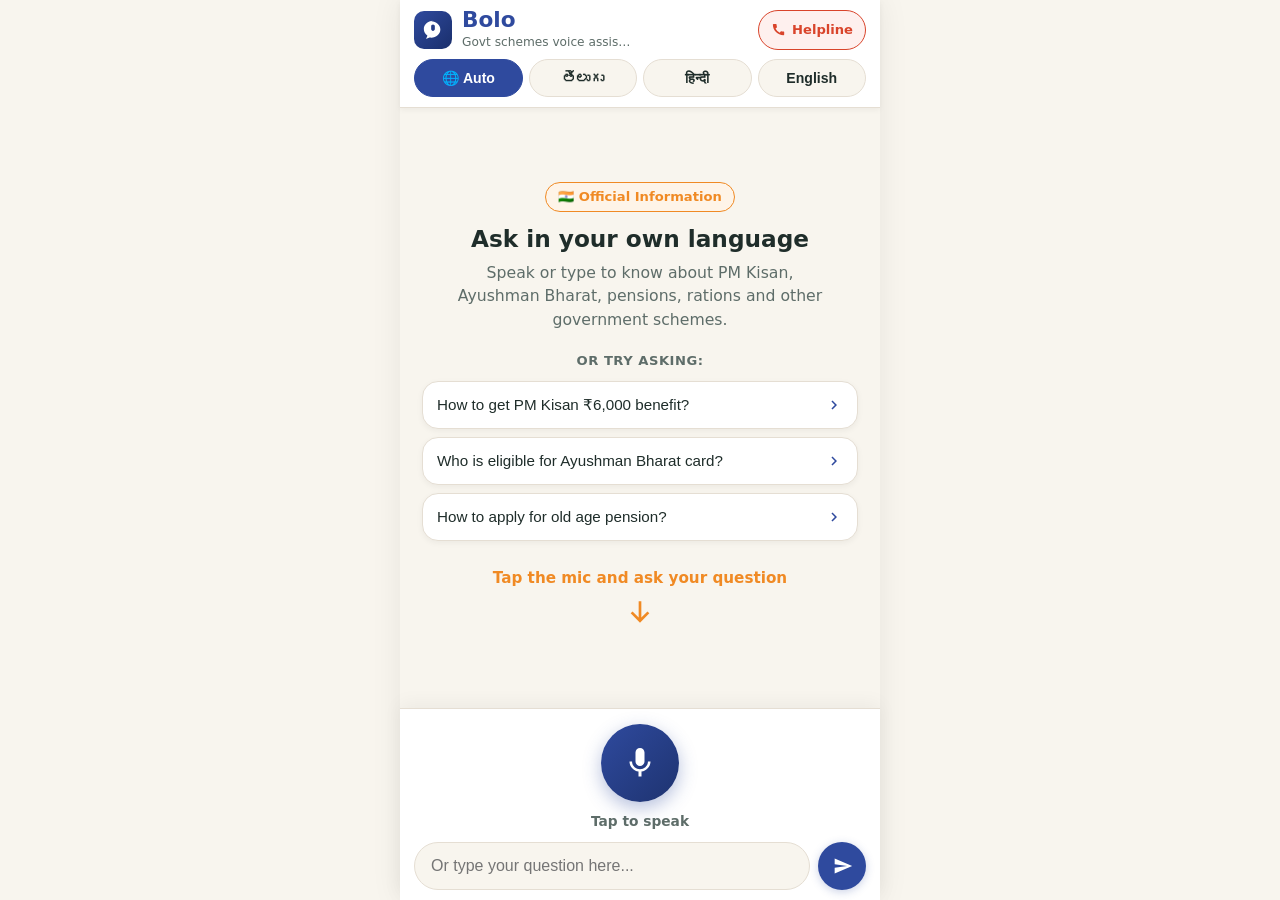
<file: index.html>
<!DOCTYPE html>
<html lang="en">
<head>
  <meta charset="utf-8">
  <meta name="viewport" content="width=device-width, initial-scale=1.0, maximum-scale=5.0, viewport-fit=cover">
  <title>Bolo - Voice Help for Government Services</title>
  <link rel="manifest" href="manifest.json">
  <link rel="icon" type="image/svg+xml" href="icon.svg">
  <link rel="apple-touch-icon" href="icon.svg">
  <meta name="theme-color" content="#2f4a9e">
  <meta name="apple-mobile-web-app-capable" content="yes">
  <meta name="apple-mobile-web-app-status-bar-style" content="default">
  <meta name="apple-mobile-web-app-title" content="Bolo">
  <meta name="description" content="Voice assistant for Indian government schemes in your own language. Free, fast and easy to use.">
  <style>
    :root {
      --primary: #2f4a9e;
      --primary-hover: #243b80;
      --primary-light: #e8edfb;
      --accent: #f08a24;
      --accent-hover: #d97818;
      --accent-light: #fef4e8;
      --listening: #1f8a4c;
      --listening-light: #e8f7ee;
      --danger: #d9442b;
      --danger-light: #fef0ee;
      --bg-page: #f8f5ee;
      --bg-card: #ffffff;
      --bg-user-bubble: #e8edfb;
      --text-main: #1f2d2a;
      --text-muted: #5e6d69;
      --border-color: #e5ded3;
      --shadow-sm: 0 2px 6px rgba(0,0,0,0.05);
      --shadow-md: 0 4px 14px rgba(0,0,0,0.08);
      --radius-sm: 10px;
      --radius-md: 16px;
      --radius-lg: 20px;
      --radius-full: 9999px;
      --safe-top: env(safe-area-inset-top, 0px);
      --safe-bottom: env(safe-area-inset-bottom, 0px);
    }
    @media (prefers-color-scheme: dark) {
      :root {
        --primary: #5c7ee0;
        --primary-hover: #4d6ecf;
        --primary-light: #1b2640;
        --accent: #f89a3c;
        --accent-hover: #e58728;
        --accent-light: #2d2216;
        --listening: #28a75a;
        --listening-light: #12281a;
        --danger: #eb5943;
        --danger-light: #311815;
        --bg-page: #12161f;
        --bg-card: #1c2333;
        --bg-user-bubble: #253350;
        --text-main: #f0f3f8;
        --text-muted: #9aa8bf;
        --border-color: #2b374e;
        --shadow-sm: 0 2px 6px rgba(0,0,0,0.25);
        --shadow-md: 0 4px 14px rgba(0,0,0,0.35);
      }
    }
    *, *::before, *::after { box-sizing: border-box; margin: 0; padding: 0; -webkit-tap-highlight-color: transparent; }
    html, body {
      height: 100%;
      background-color: var(--bg-page);
      color: var(--text-main);
      font-family: system-ui, -apple-system, "Segoe UI", Roboto, "Noto Sans Telugu", "Noto Sans Devanagari", sans-serif;
      font-size: 16px;
      line-height: 1.5;
      overflow: hidden;
    }
    .sr-only { position: absolute; width: 1px; height: 1px; padding: 0; margin: -1px; overflow: hidden; clip: rect(0,0,0,0); border: 0; }
    :focus-visible { outline: 3px solid var(--accent); outline-offset: 2px; }
    #app-container {
      display: flex;
      flex-direction: column;
      height: 100dvh;
      max-width: 480px;
      margin: 0 auto;
      background-color: var(--bg-page);
      position: relative;
      box-shadow: 0 0 30px rgba(0,0,0,0.07);
    }
    .top-bar {
      flex-shrink: 0;
      background-color: var(--bg-card);
      border-bottom: 1px solid var(--border-color);
      padding: calc(var(--safe-top) + 8px) 14px 10px;
      box-shadow: var(--shadow-sm);
      z-index: 30;
    }
    .top-bar-header { display: flex; align-items: center; justify-content: space-between; gap: 12px; margin-bottom: 8px; }
    .brand { display: flex; align-items: center; gap: 10px; text-decoration: none; color: inherit; }
    .brand-logo-wrap {
      width: 38px; height: 38px; border-radius: var(--radius-sm);
      background: linear-gradient(135deg, var(--primary), #1a2f6c);
      display: flex; align-items: center; justify-content: center; flex-shrink: 0;
    }
    .brand-logo-wrap svg { width: 22px; height: 22px; fill: #ffffff; }
    .brand-info { display: flex; flex-direction: column; }
    .brand-title { font-size: 1.35rem; font-weight: 800; color: var(--primary); line-height: 1.15; }
    .brand-subtitle { font-size: 0.76rem; color: var(--text-muted); white-space: nowrap; overflow: hidden; text-overflow: ellipsis; max-width: 170px; }
    .helpline-btn {
      display: inline-flex; align-items: center; gap: 6px;
      background-color: var(--danger-light); color: var(--danger);
      border: 1.5px solid var(--danger); padding: 7px 12px; border-radius: var(--radius-full);
      font-size: 0.82rem; font-weight: 700; text-decoration: none; min-height: 40px; transition: all 0.2s ease; flex-shrink: 0;
    }
    .helpline-btn:hover, .helpline-btn:active { background-color: var(--danger); color: #ffffff; }
    .helpline-btn svg { width: 15px; height: 15px; fill: currentColor; }
    .lang-selector { display: flex; gap: 6px; overflow-x: auto; scrollbar-width: none; }
    .lang-selector::-webkit-scrollbar { display: none; }
    .lang-chip {
      flex: 1; min-width: fit-content; text-align: center; padding: 6px 10px; font-size: 0.88rem; font-weight: 600;
      border-radius: var(--radius-full); border: 1.5px solid var(--border-color); background-color: var(--bg-page);
      color: var(--text-main); cursor: pointer; transition: all 0.2s ease; min-height: 38px;
      display: flex; align-items: center; justify-content: center;
    }
    .lang-chip:hover { border-color: var(--primary); }
    .lang-chip.active { background-color: var(--primary); color: #ffffff; border-color: var(--primary); }
    .offline-banner {
      display: none; background-color: #8f2312; color: #ffffff; padding: 8px 14px;
      font-size: 0.85rem; font-weight: 600; text-align: center; align-items: center; justify-content: center; gap: 6px; z-index: 25;
    }
    .offline-banner.visible { display: flex; }
    .chat-scroll-area {
      flex: 1; overflow-y: auto; padding: 16px 14px; display: flex; flex-direction: column; gap: 16px; scroll-behavior: smooth;
    }
    .empty-state { display: flex; flex-direction: column; align-items: center; justify-content: center; margin: auto 0; padding: 16px 8px; text-align: center; }
    .empty-badge {
      display: inline-flex; align-items: center; gap: 6px; background-color: var(--accent-light); color: var(--accent);
      padding: 4px 12px; border-radius: var(--radius-full); font-size: 0.82rem; font-weight: 700; margin-bottom: 12px; border: 1px solid var(--accent);
    }
    .empty-title { font-size: 1.45rem; font-weight: 800; color: var(--text-main); margin-bottom: 8px; line-height: 1.25; }
    .empty-desc { font-size: 0.98rem; color: var(--text-muted); max-width: 380px; margin-bottom: 20px; }
    .examples-wrap { width: 100%; margin-bottom: 20px; }
    .examples-header { font-size: 0.82rem; font-weight: 700; color: var(--text-muted); text-transform: uppercase; letter-spacing: 0.5px; margin-bottom: 10px; }
    .examples-list { display: flex; flex-direction: column; gap: 8px; width: 100%; }
    .example-chip {
      background-color: var(--bg-card); border: 1.5px solid var(--border-color); border-radius: var(--radius-md);
      padding: 12px 14px; font-size: 0.95rem; font-weight: 500; color: var(--text-main); text-align: left;
      cursor: pointer; display: flex; align-items: center; justify-content: space-between; gap: 10px; min-height: 48px; box-shadow: var(--shadow-sm);
    }
    .example-chip:hover, .example-chip:active { border-color: var(--primary); background-color: var(--primary-light); }
    .example-chip svg { width: 18px; height: 18px; fill: var(--primary); flex-shrink: 0; }
    .mic-pointer { display: flex; flex-direction: column; align-items: center; gap: 6px; color: var(--accent); font-weight: 700; font-size: 0.95rem; margin-top: 6px; }
    .pointer-arrow { animation: bounceArrow 1.5s infinite ease-in-out; }
    .pointer-arrow svg { width: 32px; height: 32px; fill: var(--accent); }
    @keyframes bounceArrow { 0%, 100% { transform: translateY(0); } 50% { transform: translateY(8px); } }
    .bubble-row { display: flex; width: 100%; animation: fadeIn 0.3s ease; }
    .bubble-row.user-row { justify-content: flex-end; }
    .bubble-row.bolo-row { justify-content: flex-start; }
    .bubble { max-width: 88%; padding: 14px 16px; border-radius: var(--radius-lg); position: relative; word-break: break-word; }
    .user-bubble { background-color: var(--bg-user-bubble); color: var(--text-main); border-bottom-right-radius: 4px; box-shadow: var(--shadow-sm); border: 1px solid var(--border-color); }
    .user-bubble .bubble-text { font-size: 1.05rem; font-weight: 500; line-height: 1.45; }
    .user-bubble .bubble-label { font-size: 0.74rem; font-weight: 700; color: var(--primary); text-transform: uppercase; margin-bottom: 4px; letter-spacing: 0.5px; }
    .bolo-bubble { background-color: var(--bg-card); color: var(--text-main); border-bottom-left-radius: 4px; border: 1px solid var(--border-color); box-shadow: var(--shadow-md); }
    .bolo-bubble.fallback-bubble { border: 2px solid var(--accent); background-color: var(--accent-light); }
    .bolo-header { display: flex; align-items: center; gap: 6px; margin-bottom: 6px; }
    .bolo-avatar { width: 22px; height: 22px; border-radius: 50%; background-color: var(--primary); display: flex; align-items: center; justify-content: center; }
    .bolo-avatar svg { width: 13px; height: 13px; fill: #ffffff; }
    .bolo-name { font-size: 0.82rem; font-weight: 700; color: var(--primary); text-transform: uppercase; letter-spacing: 0.5px; }
    .bolo-text { font-size: 1.15rem; line-height: 1.6; color: var(--text-main); margin-bottom: 12px; font-weight: 400; white-space: pre-line; }
    .bolo-actions { display: flex; flex-wrap: wrap; align-items: center; gap: 8px; margin-top: 6px; padding-top: 10px; border-top: 1px dashed var(--border-color); }
    .listen-btn {
      display: inline-flex; align-items: center; gap: 6px; background-color: var(--primary-light); color: var(--primary);
      border: 1.5px solid var(--primary); border-radius: var(--radius-full); padding: 8px 16px; font-size: 0.95rem; font-weight: 700;
      cursor: pointer; min-height: 48px; min-width: 48px; transition: all 0.2s ease;
    }
    .listen-btn:hover { background-color: var(--primary); color: #ffffff; }
    .listen-btn.speaking { background-color: var(--danger); color: #ffffff; border-color: var(--danger); }
    .listen-btn svg { width: 18px; height: 18px; fill: currentColor; }
    .bubble-helpline-btn {
      display: inline-flex; align-items: center; gap: 6px; background-color: var(--danger); color: #ffffff;
      border: none; border-radius: var(--radius-full); padding: 9px 16px; font-size: 0.95rem; font-weight: 700;
      text-decoration: none; min-height: 48px; transition: all 0.2s ease;
    }
    .bubble-helpline-btn:hover { background-color: #b9321c; }
    .bubble-helpline-btn svg { width: 17px; height: 17px; fill: #ffffff; }
    .sources-box { margin-top: 12px; padding-top: 8px; border-top: 1px solid var(--border-color); display: flex; flex-direction: column; gap: 6px; width: 100%; }
    .sources-title { font-size: 0.78rem; font-weight: 700; color: var(--text-muted); text-transform: uppercase; letter-spacing: 0.5px; }
    .sources-chips { display: flex; flex-wrap: wrap; gap: 6px; }
    .source-chip {
      display: inline-flex; align-items: center; gap: 5px; background-color: var(--bg-page); border: 1px solid var(--border-color);
      border-radius: var(--radius-full); padding: 4px 10px; font-size: 0.82rem; color: var(--primary); text-decoration: none; font-weight: 600;
    }
    .source-chip:hover { text-decoration: underline; }
    .source-chip svg { width: 13px; height: 13px; fill: currentColor; }
    .no-voice-note { font-size: 0.82rem; color: var(--text-muted); font-style: italic; margin-top: 6px; }
    .thinking-bubble { display: flex; align-items: center; gap: 8px; padding: 12px 18px; min-height: 48px; }
    .thinking-dots { display: flex; align-items: center; gap: 5px; }
    .thinking-dots span {
      width: 8px; height: 8px; background-color: var(--primary); border-radius: 50%; animation: bounceDot 1.4s infinite ease-in-out both;
    }
    .thinking-dots span:nth-child(1) { animation-delay: -0.32s; }
    .thinking-dots span:nth-child(2) { animation-delay: -0.16s; }
    @keyframes bounceDot { 0%, 80%, 100% { transform: scale(0); opacity: 0.4; } 40% { transform: scale(1); opacity: 1; } }
    .error-bubble { border: 1.5px solid var(--danger); background-color: var(--danger-light); }
    .try-again-btn {
      display: inline-flex; align-items: center; gap: 6px; background-color: var(--primary); color: #ffffff;
      border: none; border-radius: var(--radius-full); padding: 8px 14px; font-size: 0.88rem; font-weight: 700; cursor: pointer; min-height: 44px;
    }
    .try-again-btn svg { width: 15px; height: 15px; fill: #ffffff; }
    .bottom-dock {
      flex-shrink: 0; background-color: var(--bg-card); border-top: 1px solid var(--border-color);
      padding: 10px 14px calc(var(--safe-bottom) + 10px); box-shadow: 0 -4px 18px rgba(0,0,0,0.05);
      z-index: 30; display: flex; flex-direction: column; align-items: center; gap: 10px;
    }
    .mic-section { display: flex; flex-direction: column; align-items: center; justify-content: center; position: relative; width: 100%; }
    .mic-button-wrap { position: relative; display: flex; align-items: center; justify-content: center; width: 88px; height: 88px; }
    .mic-pulse-ring {
      position: absolute; top: 4px; left: 4px; width: 80px; height: 80px; border-radius: 50%; pointer-events: none; opacity: 0; transform: scale(0.9);
    }
    .listening .mic-pulse-ring {
      opacity: 1; border: 3px solid var(--listening); background-color: rgba(31,138,76,0.15); animation: ringPulse 1.4s cubic-bezier(0.2,0.6,0.35,1) infinite;
    }
    @keyframes ringPulse { 0% { transform: scale(1); opacity: 0.9; } 100% { transform: scale(1.6); opacity: 0; } }
    .mic-btn {
      width: 78px; height: 78px; border-radius: 50%; border: none; background: linear-gradient(135deg, var(--primary), #1e3370);
      color: #ffffff; cursor: pointer; display: flex; flex-direction: column; align-items: center; justify-content: center;
      box-shadow: 0 6px 18px rgba(47,74,158,0.35); position: relative; z-index: 2; transition: all 0.25s ease;
    }
    .mic-btn svg { width: 36px; height: 36px; fill: #ffffff; }
    .listening .mic-btn { background: linear-gradient(135deg, var(--listening), #166938); box-shadow: 0 6px 20px rgba(31,138,76,0.45); }
    .audio-waves {
      display: none; align-items: center; justify-content: center; gap: 3px; height: 22px; position: absolute; top: -26px;
      background-color: var(--listening-light); padding: 2px 10px; border-radius: var(--radius-full); border: 1px solid var(--listening);
    }
    .listening .audio-waves { display: flex; }
    .wave-bar { width: 3.5px; height: 6px; background-color: var(--listening); border-radius: 2px; transform-origin: bottom; transition: height 0.08s ease; }
    .mic-status-label { font-size: 0.86rem; font-weight: 700; color: var(--text-muted); margin-top: 4px; text-align: center; min-height: 1.3em; }
    .listening .mic-status-label { color: var(--listening); }
    .dock-form { display: flex; align-items: center; gap: 8px; width: 100%; }
    .text-input {
      flex: 1; height: 48px; padding: 0 16px; font-size: 1rem; border-radius: var(--radius-full);
      border: 1.5px solid var(--border-color); background-color: var(--bg-page); color: var(--text-main); min-width: 0;
    }
    .text-input:focus { outline: none; border-color: var(--primary); background-color: var(--bg-card); }
    .send-btn {
      width: 48px; height: 48px; border-radius: 50%; border: none; background-color: var(--primary); color: #ffffff;
      cursor: pointer; display: flex; align-items: center; justify-content: center; flex-shrink: 0; box-shadow: 0 2px 8px rgba(47,74,158,0.25);
    }
    .send-btn:active { transform: scale(0.95); }
    .send-btn svg { width: 20px; height: 20px; fill: #ffffff; transform: translateX(1px); }
    @keyframes fadeIn { from { opacity: 0; transform: translateY(6px); } to { opacity: 1; transform: translateY(0); } }
    @media (max-height: 700px) {
      .empty-badge { margin-bottom: 4px; padding: 2px 10px; font-size: 0.78rem; }
      .empty-title { font-size: 1.25rem; margin-bottom: 2px; }
      .empty-desc { font-size: 0.86rem; margin-bottom: 8px; }
      .examples-wrap { margin-bottom: 8px; }
      .examples-list { gap: 6px; }
      .example-chip { padding: 6px 12px; font-size: 0.86rem; min-height: 38px; }
      .mic-pointer { margin-top: 2px; font-size: 0.84rem; }
      .pointer-arrow svg { width: 20px; height: 20px; }
      .bottom-dock { padding-top: 4px; gap: 4px; }
      .mic-button-wrap { width: 74px; height: 74px; }
      .mic-btn { width: 72px; height: 72px; }
      .mic-btn svg { width: 32px; height: 32px; }
      .mic-status-label { margin-top: 2px; font-size: 0.8rem; }
      .text-input { height: 44px; }
      .send-btn { width: 44px; height: 44px; }
    }
    @media (prefers-reduced-motion: reduce) {
      *, *::before, *::after { animation-duration: 0.01ms !important; transition-duration: 0.01ms !important; scroll-behavior: auto !important; }
    }
  </style>
</head>
<body>
  <div id="a11y-announcer" class="sr-only" aria-live="polite"></div>
  <div id="app-container">
    <header class="top-bar">
      <div class="top-bar-header">
        <a href="#" class="brand" aria-label="Bolo home">
          <div class="brand-logo-wrap" aria-hidden="true">
            <svg viewBox="0 0 24 24"><path d="M12 2C6.48 2 2 6.03 2 11c0 2.87 1.5 5.43 3.84 7.04-.15.82-.62 2.38-1.58 3.52 0 0 2.12-.22 4.12-1.32.53.11 1.07.17 1.62.17 5.52 0 10-4.03 10-9s-4.48-9-10-9zm0 4c1.1 0 2 .9 2 2v3c0 1.1-.9 2-2 2s-2-.9-2-2V8c0-1.1.9-2 2-2zm3.3 5c0 1.82-1.48 3.3-3.3 3.3S8.7 12.82 8.7 11H7.2c0 2.42 1.81 4.41 4.1 4.75V18h1.4v-2.25c2.29-.34 4.1-2.33 4.1-4.75h-1.5z"/></svg>
          </div>
          <div class="brand-info">
            <h1 class="brand-title" id="ui-brand-title">Bolo</h1>
            <span class="brand-subtitle" id="ui-brand-subtitle">Govt schemes voice assistant</span>
          </div>
        </a>
        <a id="top-helpline-link" class="helpline-btn" href="tel:1800-180-1551" aria-label="Call Helpline">
          <svg viewBox="0 0 24 24" aria-hidden="true"><path d="M20.01 15.38c-1.23 0-2.42-.2-3.53-.56a.977.977 0 0 0-1.01.24l-1.57 1.97c-2.83-1.44-5.15-3.75-6.59-6.59l1.97-1.57c.28-.27.36-.67.25-1.02A11.36 11.36 0 0 1 8.97 3.99c-.06-.56-.54-.99-1.1-.99H4.11c-.61 0-1.11.5-1.11 1.11 0 9.38 7.63 17.01 17.01 17.01.61 0 1.11-.5 1.11-1.11v-3.76c0-.57-.44-1.04-1.01-.87z"/></svg>
          <span id="ui-top-helpline-text">Helpline</span>
        </a>
      </div>
      <nav class="lang-selector" aria-label="Select language" role="radiogroup">
        <button class="lang-chip active" data-lang="auto" role="radio" aria-checked="true" aria-label="Automatic language">🌐 Auto</button>
        <button class="lang-chip" data-lang="te" role="radio" aria-checked="false" aria-label="Telugu">తెలుగు</button>
        <button class="lang-chip" data-lang="hi" role="radio" aria-checked="false" aria-label="Hindi">हिन्दी</button>
        <button class="lang-chip" data-lang="en" role="radio" aria-checked="false" aria-label="English">English</button>
      </nav>
    </header>

    <div id="offline-banner" class="offline-banner" role="status">
      <svg width="18" height="18" viewBox="0 0 24 24" fill="currentColor" aria-hidden="true"><path d="M12 2C6.48 2 2 6.48 2 12s4.48 10 10 10 10-4.48 10-10S17.52 2 12 2zm1 15h-2v-2h2v2zm0-4h-2V7h2v6z"/></svg>
      <span id="ui-offline-text">No internet connection. Please check your network.</span>
    </div>

    <main class="chat-scroll-area" id="chat-area" role="log" aria-live="polite">
      <section class="empty-state" id="empty-state">
        <div class="empty-badge" id="ui-empty-badge">🇮🇳 Official Information</div>
        <h2 class="empty-title" id="ui-welcome-title">Ask in your own language</h2>
        <p class="empty-desc" id="ui-welcome-desc">Speak or type to know about PM Kisan, Ayushman Bharat, pensions, rations and other government schemes.</p>
        <div class="examples-wrap">
          <div class="examples-header" id="ui-examples-header">Or try asking:</div>
          <div class="examples-list" id="examples-container"></div>
        </div>
        <div class="mic-pointer" aria-hidden="true">
          <span id="ui-pointer-text">Tap the mic and ask your question</span>
          <div class="pointer-arrow">
            <svg viewBox="0 0 24 24"><path d="M11 4v12.17l-4.59-4.59L5 13l7 7 7-7-1.41-1.41L13 16.17V4h-2z"/></svg>
          </div>
        </div>
      </section>
    </main>

    <footer class="bottom-dock" id="bottom-dock">
      <div class="mic-section">
        <div class="audio-waves" id="audio-waves" aria-hidden="true">
          <span class="wave-bar" id="wb-1"></span>
          <span class="wave-bar" id="wb-2"></span>
          <span class="wave-bar" id="wb-3"></span>
          <span class="wave-bar" id="wb-4"></span>
          <span class="wave-bar" id="wb-5"></span>
        </div>
        <div class="mic-button-wrap">
          <div class="mic-pulse-ring" aria-hidden="true"></div>
          <button id="mic-btn" class="mic-btn" aria-label="Tap to speak" type="button">
            <svg viewBox="0 0 24 24" id="mic-icon" aria-hidden="true">
              <path d="M12 14c1.66 0 3-1.34 3-3V5c0-1.66-1.34-3-3-3S9 3.34 9 5v6c0 1.66 1.34 3 3 3zm5.3-3c0 3-2.54 5.1-5.3 5.1S6.7 14 6.7 11H5c0 3.41 2.72 6.23 6 6.72V21h2v-3.28c3.28-.48 6-3.3 6-6.72h-1.7z"/>
            </svg>
          </button>
        </div>
        <div id="mic-status-label" class="mic-status-label" aria-live="polite">Tap to speak</div>
      </div>

      <form class="dock-form" id="text-form" action="javascript:void(0);">
        <input type="text" id="text-input" class="text-input" autocomplete="off" placeholder="Or type your question here..." aria-label="Type your question here">
        <button type="submit" id="send-btn" class="send-btn" aria-label="Send question">
          <svg viewBox="0 0 24 24" aria-hidden="true"><path d="M2.01 21L23 12 2.01 3 2 10l15 2-15 2z"/></svg>
        </button>
      </form>
    </footer>
  </div>

  <script>
    const API_BASE = "";   // "" = same server (default). To use a separate backend, set e.g. "https://my-app.ondigitalocean.app"
    const HELPLINE_NUMBER = "1800-180-1551";   // Official Kisan & Citizen Helpline (Toll-Free)

    const PATHS = {
      speaker: "M3 9v6h4l5 5V4L7 9H3zm13.5 3c0-1.77-1.02-3.29-2.5-4.03v8.05c1.48-.73 2.5-2.25 2.5-4.02zM14 3.23v2.06c2.89.86 5 3.54 5 6.71s-2.11 5.85-5 6.71v2.06c4.01-.91 7-4.49 7-8.77s-2.99-7.86-7-8.77z",
      stop: "M6 6h12v12H6z",
      phone: "M20.01 15.38c-1.23 0-2.42-.2-3.53-.56a.977.977 0 0 0-1.01.24l-1.57 1.97c-2.83-1.44-5.15-3.75-6.59-6.59l1.97-1.57c.28-.27.36-.67.25-1.02A11.36 11.36 0 0 1 8.97 3.99c-.06-.56-.54-.99-1.1-.99H4.11c-.61 0-1.11.5-1.11 1.11 0 9.38 7.63 17.01 17.01 17.01.61 0 1.11-.5 1.11-1.11v-3.76c0-.57-.44-1.04-1.01-.87z",
      link: "M3.9 12c0-1.71 1.39-3.1 3.1-3.1h4V7H7c-2.76 0-5 2.24-5 5s2.24 5 5 5h4v-1.9H7c-1.71 0-3.1-1.39-3.1-3.1zM8 13h8v-2H8v2zm9-6h-4v1.9h4c1.71 0 3.1 1.39 3.1 3.1s-1.39 3.1-3.1 3.1h-4V17h4c2.76 0 5-2.24 5-5s-2.24-5-5-5z",
      reload: "M17.65 6.35C16.2 4.9 14.21 4 12 4c-4.42 0-7.99 3.58-7.99 8s3.57 8 7.99 8c3.73 0 6.84-2.55 7.73-6h-2.08c-.82 2.33-3.04 4-5.65 4-3.31 0-6-2.69-6-6s2.69-6 6-6c1.66 0 3.14.69 4.22 1.78L13 11h7V4l-2.35 2.35z",
      arrowRight: "M8.59 16.59L13.17 12 8.59 7.41 10 6l6 6-6 6-1.41-1.41z",
      boloAvatar: "M12 2C6.48 2 2 6.03 2 11c0 2.87 1.5 5.43 3.84 7.04-.15.82-.62 2.38-1.58 3.52 0 0 2.12-.22 4.12-1.32.53.11 1.07.17 1.62.17 5.52 0 10-4.03 10-9s-4.48-9-10-9z"
    };

    function makeSvg(pathData) {
      const svg = document.createElementNS("http://www.w3.org/2000/svg", "svg");
      svg.setAttribute("viewBox", "0 0 24 24");
      svg.setAttribute("aria-hidden", "true");
      const p = document.createElementNS("http://www.w3.org/2000/svg", "path");
      p.setAttribute("d", pathData);
      svg.appendChild(p);
      return svg;
    }

    function elem(tag, cls, txt) {
      const el = document.createElement(tag);
      if (cls) el.className = cls;
      if (txt !== undefined) el.textContent = txt;
      return el;
    }

    const UI_STRINGS = {
      en: {
        appName: "Bolo", tagline: "Govt schemes voice assistant", topHelpline: "Helpline",
        emptyBadge: "🇮🇳 Official Information", welcomeTitle: "Ask in your own language",
        welcomeDesc: "Speak or type to know about PM Kisan, Ayushman Bharat, pensions, rations and other government schemes.",
        examplesHeader: "Or try asking:",
        examples: [
          "How to get PM Kisan ₹6,000 benefit?",
          "Who is eligible for Ayushman Bharat card?",
          "How to apply for old age pension?"
        ],
        pointerText: "Tap the mic and ask your question",
        micIdle: "Tap to speak", micListening: "Listening... tap to stop",
        micThinking: "Finding official information...", micSpeaking: "Speaking answer... tap to stop",
        inputPlaceholder: "Or type your question here...", sendLabel: "Send question",
        youLabel: "You", boloLabel: "Bolo", listenBtn: "Listen", stopBtn: "Stop",
        callHelplineBtn: "Call Helpline (" + HELPLINE_NUMBER + ")", sourceLabel: "Official Scheme Portal",
        noSpeechMsg: "I did not hear anything, please try again.",
        micDeniedMsg: "Microphone permission is blocked. You can still type your question below.",
        networkErrMsg: "Could not connect to the server. Please check your internet and try again.",
        timeoutErrMsg: "The request took too long. Please try again.",
        tryAgainBtn: "Try again", offlineNotice: "No internet connection. Please check your network.",
        noVoiceNote: "Voice not available on this device — answer shown as text only.",
        ttsLang: "en-IN"
      },
      hi: {
        appName: "बोलो", tagline: "सरकारी योजनाओं के लिए आवाज़ से मदद", topHelpline: "हेल्पलाइन",
        emptyBadge: "🇮🇳 आधिकारिक जानकारी", welcomeTitle: "अपनी भाषा में बोलकर पूछें",
        welcomeDesc: "पीएम किसान, आयुष्मान भारत, पेंशन, राशन और अन्य सरकारी योजनाओं की पक्की जानकारी पाएँ।",
        examplesHeader: "या इनमें से कोई सवाल चुनें:",
        examples: [
          "पीएम किसान के 6,000 रुपये कैसे मिलेंगे?",
          "आयुष्मान कार्ड के लिए कौन पात्र है?",
          "वृद्धावस्था पेंशन के लिए कैसे आवेदन करें?"
        ],
        pointerText: "माइक दबाएँ और अपना सवाल पूछें",
        micIdle: "बोलने के लिए दबाएँ", micListening: "सुन रहा हूँ... रोकने के लिए दबाएँ",
        micThinking: "सरकारी जानकारी ढूँढ रहा हूँ...", micSpeaking: "उत्तर बोल रहा हूँ... रोकने के लिए दबाएँ",
        inputPlaceholder: "या यहाँ अपना सवाल लिखें...", sendLabel: "सवाल भेजें",
        youLabel: "आप", boloLabel: "बोलो", listenBtn: "सुनें", stopBtn: "रोकें",
        callHelplineBtn: "हेल्पलाइन कॉल करें (" + HELPLINE_NUMBER + ")", sourceLabel: "आधिकारिक योजना पोर्टल",
        noSpeechMsg: "कुछ सुनाई नहीं दिया, कृपया फिर से बोलें।",
        micDeniedMsg: "माइक की अनुमति बंद है। आप नीचे लिखकर सवाल पूछ सकते हैं।",
        networkErrMsg: "सर्वर से संपर्क नहीं हो सका। कृपया इंटरनेट जाँचें और पुनः प्रयास करें।",
        timeoutErrMsg: "समय समाप्त हो गया। कृपया फिर से कोशिश करें।",
        tryAgainBtn: "फिर से प्रयास करें", offlineNotice: "इंटरनेट कनेक्शन नहीं है। कृपया अपना नेटवर्क जाँचें।",
        noVoiceNote: "इस फ़ोन पर आवाज़ उपलब्ध नहीं है — उत्तर केवल लिखा हुआ है।",
        ttsLang: "hi-IN"
      },
      te: {
        appName: "బోలో", tagline: "ప్రభుత్వ పథకాల వాయిస్ అసిస్టెంట్", topHelpline: "హెల్ప్‌లైన్",
        emptyBadge: "🇮🇳 అధికారిక సమాచారం", welcomeTitle: "మీ స్వంత భాషలో అడగండి",
        welcomeDesc: "పీఎం కిసాన్, ఆయుష్మాన్ భారత్, పెన్షన్లు, రేషన్ మరియు ఇతర ప్రభుత్వ పథకాల గురించి తెలుసుకోండి.",
        examplesHeader: "లేదా ఈ ప్రశ్నలను ఎంచుకోండి:",
        examples: [
          "పీఎం కిసాన్ ₹6,000 ఎలా పొందాలి?",
          "ఆయుష్మాన్ భారత్ కార్డు ఎవరికి వస్తుంది?",
          "వృద్ధాప్య పెన్షన్ కోసం ఎలా దరఖాస్తు చేయాలి?"
        ],
        pointerText: "మైక్ నొక్కి మీ ప్రశ్న మాట్లాడండి",
        micIdle: "మాట్లాడటానికి నొక్కండి", micListening: "వింటున్నాను... ఆపడానికి నొక్కండి",
        micThinking: "సమాచారం వెతుకుతున్నాను...", micSpeaking: "సమాధానం చదువుతున్నాను... ఆపడానికి నొక్కండి",
        inputPlaceholder: "లేదా ఇక్కడ ప్రశ్న టైప్ చేయండి...", sendLabel: "ప్రశ్న పంపు",
        youLabel: "మీరు", boloLabel: "బోలో", listenBtn: "వినండి", stopBtn: "ఆపండి",
        callHelplineBtn: "హెల్ప్‌లైన్ కాల్ (" + HELPLINE_NUMBER + ")", sourceLabel: "అధికారిక పథకం పోర్టల్",
        noSpeechMsg: "ఏమీ వినిపించలేదు, దయచేసి మళ్లీ ప్రయత్నించండి.",
        micDeniedMsg: "మైక్ అనుమతి నిరాకరించబడింది. మీరు కింద ప్రశ్నను టైప్ చేయవచ్చు.",
        networkErrMsg: "సర్వర్‌తో కనెక్ట్ కాలేకపోయాం. దయచేసి మళ్లీ ప్రయత్నించండి.",
        timeoutErrMsg: "సమయం మించిపోయింది. దయచేసి మళ్లీ ప్రయత్నించండి.",
        tryAgainBtn: "మళ్లీ ప్రయత్నించండి", offlineNotice: "ఇంటర్నెట్ కనెక్షన్ లేదు. నెట్‌వర్క్ తనిఖీ చేయండి.",
        noVoiceNote: "ఈ పరికరంలో వాయిస్ అందుబాటులో లేదు — సమాధానం టెక్స్ట్‌గా మాత్రమే ఉంది.",
        ttsLang: "te-IN"
      }
    };

    let selectedLang = "auto", displayLang = "en", isRecording = false;
    let mediaRecorder = null, audioStream = null, audioContext = null, analyserNode = null, animFrameId = null;
    let recordChunks = [], maxRecordingTimeout = null, noSpeechTimeout = null, speechDetected = false, silenceStart = null;
    let activeAbortController = null, currentlySpeakingBtn = null, lastQuery = "";

    const $ = id => document.getElementById(id);
    const chatArea = $("chat-area"), emptyState = $("empty-state"), micBtn = $("mic-btn"), bottomDock = $("bottom-dock");
    const micStatusLabel = $("mic-status-label"), textInput = $("text-input"), textForm = $("text-form");
    const offlineBanner = $("offline-banner"), a11yAnnouncer = $("a11y-announcer"), topHelplineLink = $("top-helpline-link");
    const waveBars = [$("wb-1"), $("wb-2"), $("wb-3"), $("wb-4"), $("wb-5")];

    topHelplineLink.href = "tel:" + HELPLINE_NUMBER;

    function setDisplayLanguage(langCode) {
      if (!UI_STRINGS[langCode]) langCode = "en";
      displayLang = langCode;
      const t = UI_STRINGS[langCode];

      $("ui-brand-title").textContent = t.appName;
      $("ui-brand-subtitle").textContent = t.tagline;
      $("ui-top-helpline-text").textContent = t.topHelpline;
      $("ui-empty-badge").textContent = t.emptyBadge;
      $("ui-welcome-title").textContent = t.welcomeTitle;
      $("ui-welcome-desc").textContent = t.welcomeDesc;
      $("ui-examples-header").textContent = t.examplesHeader;
      $("ui-pointer-text").textContent = t.pointerText;
      $("ui-offline-text").textContent = t.offlineNotice;

      textInput.placeholder = t.inputPlaceholder;
      textInput.setAttribute("aria-label", t.inputPlaceholder);
      $("send-btn").setAttribute("aria-label", t.sendLabel);

      if (!isRecording && !activeAbortController && !currentlySpeakingBtn) {
        micStatusLabel.textContent = t.micIdle;
      }
      renderExamples();
    }

    function renderExamples() {
      const container = $("examples-container");
      container.innerHTML = "";
      UI_STRINGS[displayLang].examples.forEach(qText => {
        const btn = elem("button", "example-chip");
        btn.type = "button";
        btn.appendChild(elem("span", null, qText));
        btn.appendChild(makeSvg(PATHS.arrowRight));
        btn.addEventListener("click", () => {
          bargeIn();
          submitQuestion(qText);
        });
        container.appendChild(btn);
      });
    }

    document.querySelectorAll(".lang-chip").forEach(chip => {
      chip.addEventListener("click", () => {
        bargeIn();
        document.querySelectorAll(".lang-chip").forEach(c => {
          c.classList.remove("active");
          c.setAttribute("aria-checked", "false");
        });
        chip.classList.add("active");
        chip.setAttribute("aria-checked", "true");
        selectedLang = chip.dataset.lang;
        if (selectedLang !== "auto") setDisplayLanguage(selectedLang);
        announce("Language changed to " + chip.textContent.trim());
      });
    });

    function announce(msg) {
      if (a11yAnnouncer) {
        a11yAnnouncer.textContent = "";
        setTimeout(() => { a11yAnnouncer.textContent = msg; }, 40);
      }
    }

    function updateOnline(e) {
      const isOff = (e && e.type === "offline") || !navigator.onLine;
      if (isOff) {
        offlineBanner.classList.add("visible");
        announce(UI_STRINGS[displayLang].offlineNotice);
      } else {
        offlineBanner.classList.remove("visible");
      }
    }
    window.addEventListener("online", updateOnline);
    window.addEventListener("offline", updateOnline);
    updateOnline();

    function bargeIn() {
      if ("speechSynthesis" in window) speechSynthesis.cancel();
      if (currentlySpeakingBtn) {
        currentlySpeakingBtn.classList.remove("speaking");
        currentlySpeakingBtn.innerHTML = "";
        currentlySpeakingBtn.appendChild(makeSvg(PATHS.speaker));
        currentlySpeakingBtn.appendChild(elem("span", null, UI_STRINGS[displayLang].listenBtn));
        currentlySpeakingBtn = null;
      }
      if (activeAbortController) {
        activeAbortController.abort();
        activeAbortController = null;
      }
      const tb = $("thinking-bubble-row");
      if (tb) tb.remove();
      if (!isRecording) {
        bottomDock.classList.remove("listening");
        micStatusLabel.textContent = UI_STRINGS[displayLang].micIdle;
      }
    }

    textInput.addEventListener("focus", () => {
      bargeIn();
      if (isRecording) stopRecordingManually();
    });

    let cachedVoices = [];
    function loadVoices() {
      if ("speechSynthesis" in window) cachedVoices = speechSynthesis.getVoices() || [];
    }
    loadVoices();
    if ("speechSynthesis" in window && speechSynthesis.onvoiceschanged !== undefined) {
      speechSynthesis.onvoiceschanged = loadVoices;
    }

    function findVoiceForLang(langCode) {
      if (!("speechSynthesis" in window)) return null;
      loadVoices();
      if (!cachedVoices || cachedVoices.length === 0) cachedVoices = speechSynthesis.getVoices() || [];
      const prefix = langCode.toLowerCase().split("-")[0];
      const full = langCode.toLowerCase().replace("_", "-");

      let match = cachedVoices.find(v => v.lang && v.lang.toLowerCase().replace("_", "-") === full);
      if (match) return match;
      match = cachedVoices.find(v => v.lang && v.lang.toLowerCase().replace("_", "-").startsWith(prefix));
      if (match) return match;

      if (prefix === "te") match = cachedVoices.find(v => /telugu/i.test(v.name));
      else if (prefix === "hi") match = cachedVoices.find(v => /hindi/i.test(v.name));
      else if (prefix === "en") match = cachedVoices.find(v => /india/i.test(v.name));
      return match || null;
    }

    function speakText(text, langCode, buttonElement) {
      if (!("speechSynthesis" in window)) return;
      bargeIn();
      const targetTts = UI_STRINGS[langCode] ? UI_STRINGS[langCode].ttsLang : "en-IN";
      const voice = findVoiceForLang(targetTts);
      const utterance = new SpeechSynthesisUtterance(text);
      utterance.lang = targetTts;
      if (voice) utterance.voice = voice;

      if (buttonElement) {
        currentlySpeakingBtn = buttonElement;
        buttonElement.classList.add("speaking");
        buttonElement.innerHTML = "";
        buttonElement.appendChild(makeSvg(PATHS.stop));
        buttonElement.appendChild(elem("span", null, UI_STRINGS[displayLang].stopBtn));
      }
      micStatusLabel.textContent = UI_STRINGS[displayLang].micSpeaking;

      const resetSpeechUi = () => {
        if (buttonElement && buttonElement === currentlySpeakingBtn) {
          buttonElement.classList.remove("speaking");
          buttonElement.innerHTML = "";
          buttonElement.appendChild(makeSvg(PATHS.speaker));
          buttonElement.appendChild(elem("span", null, UI_STRINGS[displayLang].listenBtn));
          currentlySpeakingBtn = null;
        }
        micStatusLabel.textContent = UI_STRINGS[displayLang].micIdle;
      };

      utterance.onend = resetSpeechUi;
      utterance.onerror = resetSpeechUi;
      speechSynthesis.speak(utterance);
    }

    function ensureEmptyStateHidden() {
      if (emptyState && emptyState.style.display !== "none") emptyState.style.display = "none";
    }

    function appendUserBubble(questionText) {
      ensureEmptyStateHidden();
      const row = elem("div", "bubble-row user-row");
      const bubble = elem("div", "bubble user-bubble");
      bubble.appendChild(elem("div", "bubble-label", UI_STRINGS[displayLang].youLabel));
      bubble.appendChild(elem("div", "bubble-text", questionText));
      row.appendChild(bubble);
      chatArea.appendChild(row);
      scrollToBottom();
    }

    function appendThinkingBubble() {
      ensureEmptyStateHidden();
      const row = elem("div", "bubble-row bolo-row");
      row.id = "thinking-bubble-row";
      const bubble = elem("div", "bubble bolo-bubble thinking-bubble");
      const avatar = elem("div", "bolo-avatar");
      avatar.appendChild(makeSvg(PATHS.boloAvatar));
      const dots = elem("div", "thinking-dots");
      dots.setAttribute("aria-label", "Thinking");
      dots.appendChild(elem("span"));
      dots.appendChild(elem("span"));
      dots.appendChild(elem("span"));
      bubble.appendChild(avatar);
      bubble.appendChild(dots);
      row.appendChild(bubble);
      chatArea.appendChild(row);
      scrollToBottom();
    }

    function removeThinkingBubble() {
      const tb = $("thinking-bubble-row");
      if (tb) tb.remove();
    }

    function detectScriptLang(text) {
      if (!text) return "en";
      if (/[\u0C00-\u0C7F]/.test(text)) return "te";
      if (/[\u0900-\u097F]/.test(text)) return "hi";
      return "en";
    }

    function appendBoloBubble(data) {
      removeThinkingBubble();
      ensureEmptyStateHidden();

      let respLang = data.lang;
      if (!respLang || !["en", "hi", "te"].includes(respLang)) {
        respLang = detectScriptLang((data.answer || "") + " " + (data.question || ""));
      }
      if (selectedLang === "auto" && respLang && UI_STRINGS[respLang]) {
        setDisplayLanguage(respLang);
      }

      const t = UI_STRINGS[displayLang];
      const isFound = data.found !== false;
      const row = elem("div", "bubble-row bolo-row");
      const bubble = elem("div", "bubble bolo-bubble" + (!isFound ? " fallback-bubble" : ""));

      const header = elem("div", "bolo-header");
      const avatar = elem("div", "bolo-avatar");
      avatar.appendChild(makeSvg(PATHS.boloAvatar));
      header.appendChild(avatar);
      header.appendChild(elem("span", "bolo-name", t.boloLabel));
      bubble.appendChild(header);

      bubble.appendChild(elem("p", "bolo-text", data.answer || ""));

      const actions = elem("div", "bolo-actions");
      const listenBtn = elem("button", "listen-btn");
      listenBtn.type = "button";
      listenBtn.appendChild(makeSvg(PATHS.speaker));
      listenBtn.appendChild(elem("span", null, t.listenBtn));
      listenBtn.setAttribute("aria-label", t.listenBtn + " to answer");
      listenBtn.addEventListener("click", () => {
        if (currentlySpeakingBtn === listenBtn) bargeIn();
        else speakText(data.answer, respLang, listenBtn);
      });
      actions.appendChild(listenBtn);

      if (!isFound) {
        const helpBtn = elem("a", "bubble-helpline-btn");
        helpBtn.href = "tel:" + HELPLINE_NUMBER;
        helpBtn.appendChild(makeSvg(PATHS.phone));
        helpBtn.appendChild(elem("span", null, t.callHelplineBtn));
        actions.appendChild(helpBtn);
      }
      bubble.appendChild(actions);

      if (data.sources && Array.isArray(data.sources) && data.sources.length > 0) {
        const sourcesBox = elem("div", "sources-box");
        sourcesBox.appendChild(elem("div", "sources-title", t.sourceLabel));
        const chipsWrap = elem("div", "sources-chips");
        data.sources.forEach(s => {
          if (!s || (!s.name && !s.url)) return;
          const chipA = elem("a", "source-chip");
          chipA.href = s.url || "#";
          chipA.target = "_blank";
          chipA.rel = "noopener noreferrer";
          chipA.appendChild(makeSvg(PATHS.link));
          chipA.appendChild(elem("span", null, s.name || s.url));
          chipsWrap.appendChild(chipA);
        });
        sourcesBox.appendChild(chipsWrap);
        bubble.appendChild(sourcesBox);
      }

      const ttsCode = UI_STRINGS[respLang] ? UI_STRINGS[respLang].ttsLang : "en-IN";
      const voiceFound = findVoiceForLang(ttsCode);
      if (!voiceFound) {
        bubble.appendChild(elem("div", "no-voice-note", t.noVoiceNote));
      }

      row.appendChild(bubble);
      chatArea.appendChild(row);
      scrollToBottom();
      announce(data.answer);

      if (voiceFound && isFound) {
        speakText(data.answer, respLang, listenBtn);
      }
    }

    function appendErrorBubble(errorText, canRetry = true) {
      removeThinkingBubble();
      ensureEmptyStateHidden();
      const t = UI_STRINGS[displayLang];
      const row = elem("div", "bubble-row bolo-row");
      const bubble = elem("div", "bubble bolo-bubble error-bubble");
      bubble.appendChild(elem("p", "bolo-text", errorText));

      const actions = elem("div", "bolo-actions");
      if (canRetry && lastQuery) {
        const retryBtn = elem("button", "try-again-btn");
        retryBtn.type = "button";
        retryBtn.appendChild(makeSvg(PATHS.reload));
        retryBtn.appendChild(elem("span", null, t.tryAgainBtn));
        retryBtn.addEventListener("click", () => {
          bargeIn();
          submitQuestion(lastQuery);
        });
        actions.appendChild(retryBtn);
      }

      const helpBtn = elem("a", "bubble-helpline-btn");
      helpBtn.href = "tel:" + HELPLINE_NUMBER;
      helpBtn.appendChild(makeSvg(PATHS.phone));
      helpBtn.appendChild(elem("span", null, t.callHelplineBtn));
      actions.appendChild(helpBtn);

      bubble.appendChild(actions);
      row.appendChild(bubble);
      chatArea.appendChild(row);
      scrollToBottom();
      announce(errorText);
    }

    function scrollToBottom() {
      chatArea.scrollTo({ top: chatArea.scrollHeight, behavior: "smooth" });
    }

    async function submitQuestion(questionText) {
      if (!questionText || !questionText.trim()) return;
      questionText = questionText.trim();
      lastQuery = questionText;
      bargeIn();
      appendUserBubble(questionText);
      appendThinkingBubble();
      micStatusLabel.textContent = UI_STRINGS[displayLang].micThinking;

      activeAbortController = new AbortController();
      const signal = activeAbortController.signal;
      const timeoutId = setTimeout(() => {
        if (activeAbortController) activeAbortController.abort("timeout");
      }, 20000);

      try {
        const targetUrl = (API_BASE || "") + "/ask-text";
        const res = await fetch(targetUrl, {
          method: "POST",
          headers: { "Content-Type": "application/json" },
          body: JSON.stringify({ question: questionText, lang: selectedLang }),
          signal
        });
        clearTimeout(timeoutId);
        activeAbortController = null;
        if (!res.ok) throw new Error("HTTP " + res.status);
        const data = await res.json();
        appendBoloBubble(data);
      } catch (err) {
        clearTimeout(timeoutId);
        if (signal.aborted && signal.reason !== "timeout") return;
        const t = UI_STRINGS[displayLang];
        const errorMsg = (signal.aborted && signal.reason === "timeout") ? t.timeoutErrMsg : t.networkErrMsg;
        appendErrorBubble(errorMsg, true);
        micStatusLabel.textContent = t.micIdle;
      }
    }

    async function sendVoiceAudio(blob, filename) {
      bargeIn();
      appendThinkingBubble();
      micStatusLabel.textContent = UI_STRINGS[displayLang].micThinking;

      activeAbortController = new AbortController();
      const signal = activeAbortController.signal;
      const timeoutId = setTimeout(() => {
        if (activeAbortController) activeAbortController.abort("timeout");
      }, 20000);

      const formData = new FormData();
      formData.append("audio", blob, filename);
      formData.append("lang", selectedLang);

      try {
        const targetUrl = (API_BASE || "") + "/ask-voice";
        const res = await fetch(targetUrl, { method: "POST", body: formData, signal });
        clearTimeout(timeoutId);
        activeAbortController = null;
        if (!res.ok) throw new Error("HTTP " + res.status);
        const data = await res.json();
        if (data.question && data.question.trim()) {
          lastQuery = data.question;
          appendUserBubble(data.question);
        }
        appendBoloBubble(data);
      } catch (err) {
        clearTimeout(timeoutId);
        if (signal.aborted && signal.reason !== "timeout") return;
        const t = UI_STRINGS[displayLang];
        const errorMsg = (signal.aborted && signal.reason === "timeout") ? t.timeoutErrMsg : t.networkErrMsg;
        appendErrorBubble(errorMsg, true);
        micStatusLabel.textContent = t.micIdle;
      }
    }

    textForm.addEventListener("submit", (e) => {
      e.preventDefault();
      const text = textInput.value;
      if (text && text.trim()) {
        textInput.value = "";
        textInput.blur();
        submitQuestion(text);
      }
    });

    async function startRecording() {
      bargeIn();
      if (!navigator.mediaDevices || !navigator.mediaDevices.getUserMedia) {
        appendErrorBubble("Voice recording is not supported in this browser. Please type your question.", false);
        return;
      }
      try {
        audioStream = await navigator.mediaDevices.getUserMedia({
          audio: { echoCancellation: true, noiseSuppression: true, autoGainControl: true }
        });
      } catch (err) {
        const t = UI_STRINGS[displayLang];
        appendErrorBubble(t.micDeniedMsg, false);
        micStatusLabel.textContent = t.micIdle;
        return;
      }

      try {
        const AudioCtx = window.AudioContext || window.webkitAudioContext;
        audioContext = new AudioCtx();
        if (audioContext.state === "suspended") await audioContext.resume();
        const source = audioContext.createMediaStreamSource(audioStream);
        analyserNode = audioContext.createAnalyser();
        analyserNode.fftSize = 256;
        analyserNode.smoothingTimeConstant = 0.4;
        source.connect(analyserNode);
      } catch (e) {
        console.warn("AnalyserNode warning:", e);
      }

      let chosenMime = "";
      if (MediaRecorder.isTypeSupported("audio/webm;codecs=opus")) chosenMime = "audio/webm;codecs=opus";
      else if (MediaRecorder.isTypeSupported("audio/webm")) chosenMime = "audio/webm";
      else if (MediaRecorder.isTypeSupported("audio/mp4")) chosenMime = "audio/mp4";
      else if (MediaRecorder.isTypeSupported("audio/aac")) chosenMime = "audio/aac";

      try {
        mediaRecorder = chosenMime ? new MediaRecorder(audioStream, { mimeType: chosenMime }) : new MediaRecorder(audioStream);
      } catch (e) {
        mediaRecorder = new MediaRecorder(audioStream);
      }

      recordChunks = [];
      mediaRecorder.ondataavailable = e => {
        if (e.data && e.data.size > 0) recordChunks.push(e.data);
      };

      isRecording = true;
      speechDetected = false;
      silenceStart = null;

      bottomDock.classList.add("listening");
      micStatusLabel.textContent = UI_STRINGS[displayLang].micListening;
      announce(UI_STRINGS[displayLang].micListening);

      maxRecordingTimeout = setTimeout(() => {
        if (isRecording) stopRecordingWithAction(false);
      }, 25000);

      noSpeechTimeout = setTimeout(() => {
        if (isRecording && !speechDetected) stopRecordingWithAction(true);
      }, 8000);

      if (analyserNode) {
        const bufferLen = analyserNode.frequencyBinCount;
        const dataArr = new Uint8Array(bufferLen);

        function checkLevel() {
          if (!isRecording) return;
          analyserNode.getByteFrequencyData(dataArr);

          let sum = 0;
          for (let i = 0; i < bufferLen; i++) sum += dataArr[i];
          const avg = sum / bufferLen;

          waveBars[0].style.height = Math.max(4, Math.min(22, (dataArr[2] / 255) * 26)) + "px";
          waveBars[1].style.height = Math.max(4, Math.min(22, (dataArr[6] / 255) * 28)) + "px";
          waveBars[2].style.height = Math.max(6, Math.min(22, (dataArr[12] / 255) * 30)) + "px";
          waveBars[3].style.height = Math.max(4, Math.min(22, (dataArr[18] / 255) * 28)) + "px";
          waveBars[4].style.height = Math.max(4, Math.min(22, (dataArr[24] / 255) * 26)) + "px";

          const SPEECH_THRESHOLD = 18;
          const now = Date.now();

          if (avg >= SPEECH_THRESHOLD) {
            speechDetected = true;
            silenceStart = null;
          } else {
            if (speechDetected) {
              if (!silenceStart) {
                silenceStart = now;
              } else if (now - silenceStart >= 1600) {
                stopRecordingWithAction(false);
                return;
              }
            }
          }
          animFrameId = requestAnimationFrame(checkLevel);
        }
        animFrameId = requestAnimationFrame(checkLevel);
      }

      mediaRecorder.onstop = cleanupAudioHardware;
      mediaRecorder.start(250);
    }

    function stopRecordingWithAction(cancelledNoSpeech) {
      if (!isRecording) return;
      isRecording = false;

      clearTimeout(maxRecordingTimeout);
      clearTimeout(noSpeechTimeout);
      if (animFrameId) cancelAnimationFrame(animFrameId);

      bottomDock.classList.remove("listening");
      micStatusLabel.textContent = UI_STRINGS[displayLang].micIdle;
      waveBars.forEach(b => { b.style.height = "6px"; });

      if (mediaRecorder && mediaRecorder.state !== "inactive") mediaRecorder.stop();

      if (cancelledNoSpeech) {
        cleanupAudioHardware();
        appendErrorBubble(UI_STRINGS[displayLang].noSpeechMsg, false);
        return;
      }

      setTimeout(() => {
        cleanupAudioHardware();
        if (!recordChunks || recordChunks.length === 0) {
          appendErrorBubble(UI_STRINGS[displayLang].noSpeechMsg, false);
          return;
        }
        const mime = (mediaRecorder && mediaRecorder.mimeType) || "audio/webm";
        const isMp4 = mime.includes("mp4") || mime.includes("aac");
        const filename = isMp4 ? "audio.mp4" : "audio.webm";
        const audioBlob = new Blob(recordChunks, { type: mime });

        if (audioBlob.size < 500 && !speechDetected) {
          appendErrorBubble(UI_STRINGS[displayLang].noSpeechMsg, false);
          return;
        }
        sendVoiceAudio(audioBlob, filename);
      }, 150);
    }

    function stopRecordingManually() {
      if (!isRecording) return;
      stopRecordingWithAction(false);
    }

    function cleanupAudioHardware() {
      if (audioStream) {
        audioStream.getTracks().forEach(t => t.stop());
        audioStream = null;
      }
      if (audioContext && audioContext.state !== "closed") {
        audioContext.close().catch(() => {});
        audioContext = null;
      }
    }

    micBtn.addEventListener("click", () => {
      if (isRecording) stopRecordingManually();
      else startRecording();
    });

    setDisplayLanguage(displayLang);

    // Export internal state & handlers for test verification
    window.boloApp = {
      submitQuestion,
      sendVoiceAudio,
      setDisplayLanguage,
      bargeIn,
      startRecording,
      stopRecordingWithAction,
      stopRecordingManually,
      triggerNoSpeech: () => { isRecording = true; stopRecordingWithAction(true); },
      getDisplayLang: () => displayLang,
      getSelectedLang: () => selectedLang,
      isRecording: () => isRecording
    };
  </script>
</body>
</html>
</file>
